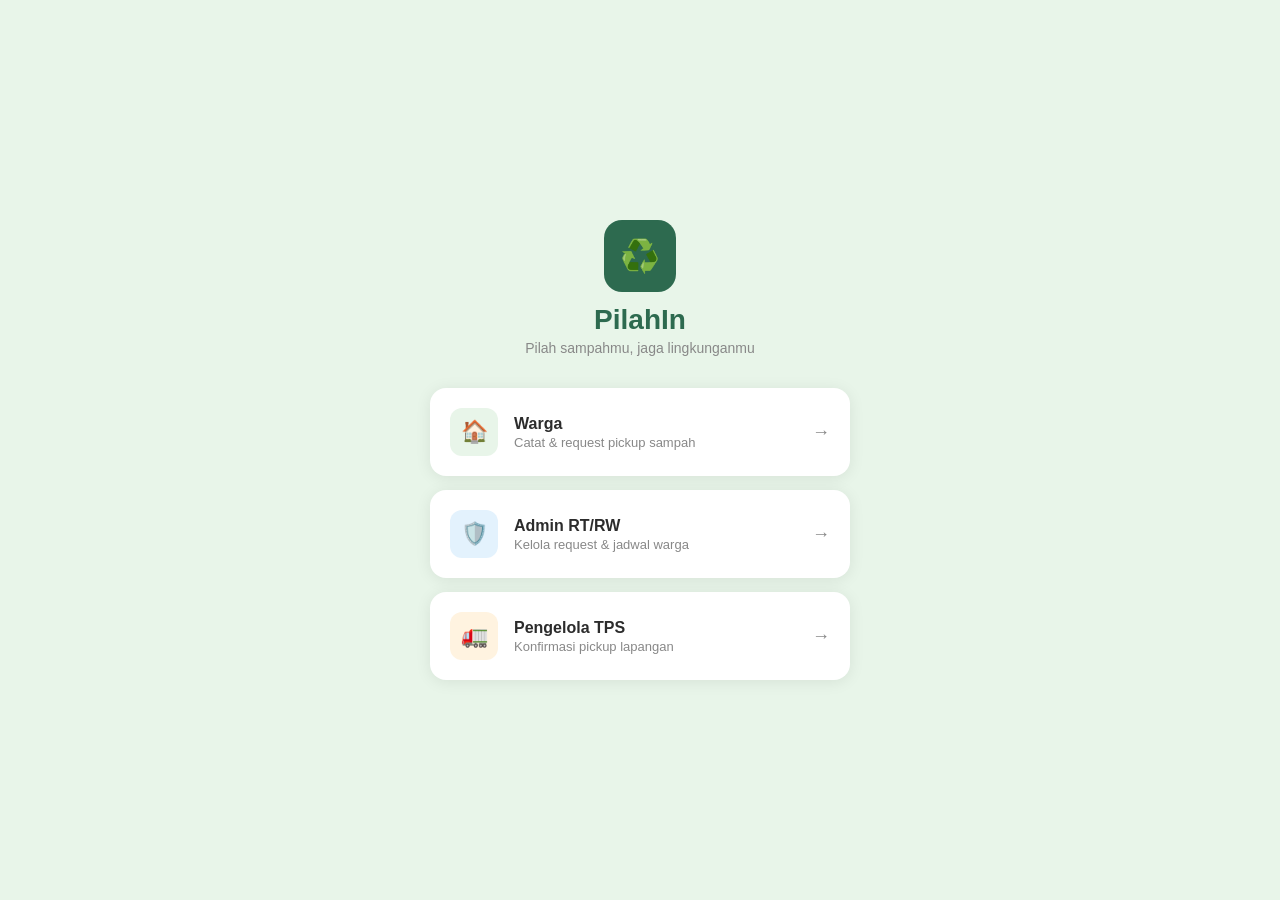
<file: index.html>
<!DOCTYPE html>
<html lang="id">
<head>
<meta charset="UTF-8">
<meta name="viewport" content="width=device-width, initial-scale=1.0">
<title>PilahIn</title>
<link rel="stylesheet" href="assets/css/style.css">
</head>
<body>
<div class="page green-bg">
  <div class="app-icon green">♻️</div>
  <h1 class="app-title green">PilahIn</h1>
  <p class="app-subtitle">Pilah sampahmu, jaga lingkunganmu</p>

  <div class="role-cards">
    <a class="role-card" href="login/warga.html">
      <div class="role-icon green">🏠</div>
      <div class="role-info">
        <h3>Warga</h3>
        <p>Catat & request pickup sampah</p>
      </div>
      <span class="role-arrow">→</span>
    </a>
    <a class="role-card" href="login/admin.html">
      <div class="role-icon blue">🛡️</div>
      <div class="role-info">
        <h3>Admin RT/RW</h3>
        <p>Kelola request & jadwal warga</p>
      </div>
      <span class="role-arrow">→</span>
    </a>
    <a class="role-card" href="login/tps.html">
      <div class="role-icon orange">🚛</div>
      <div class="role-info">
        <h3>Pengelola TPS</h3>
        <p>Konfirmasi pickup lapangan</p>
      </div>
      <span class="role-arrow">→</span>
    </a>
  </div>
</div>
<script src="assets/js/app.js"></script>
</body>
</html>
</file>
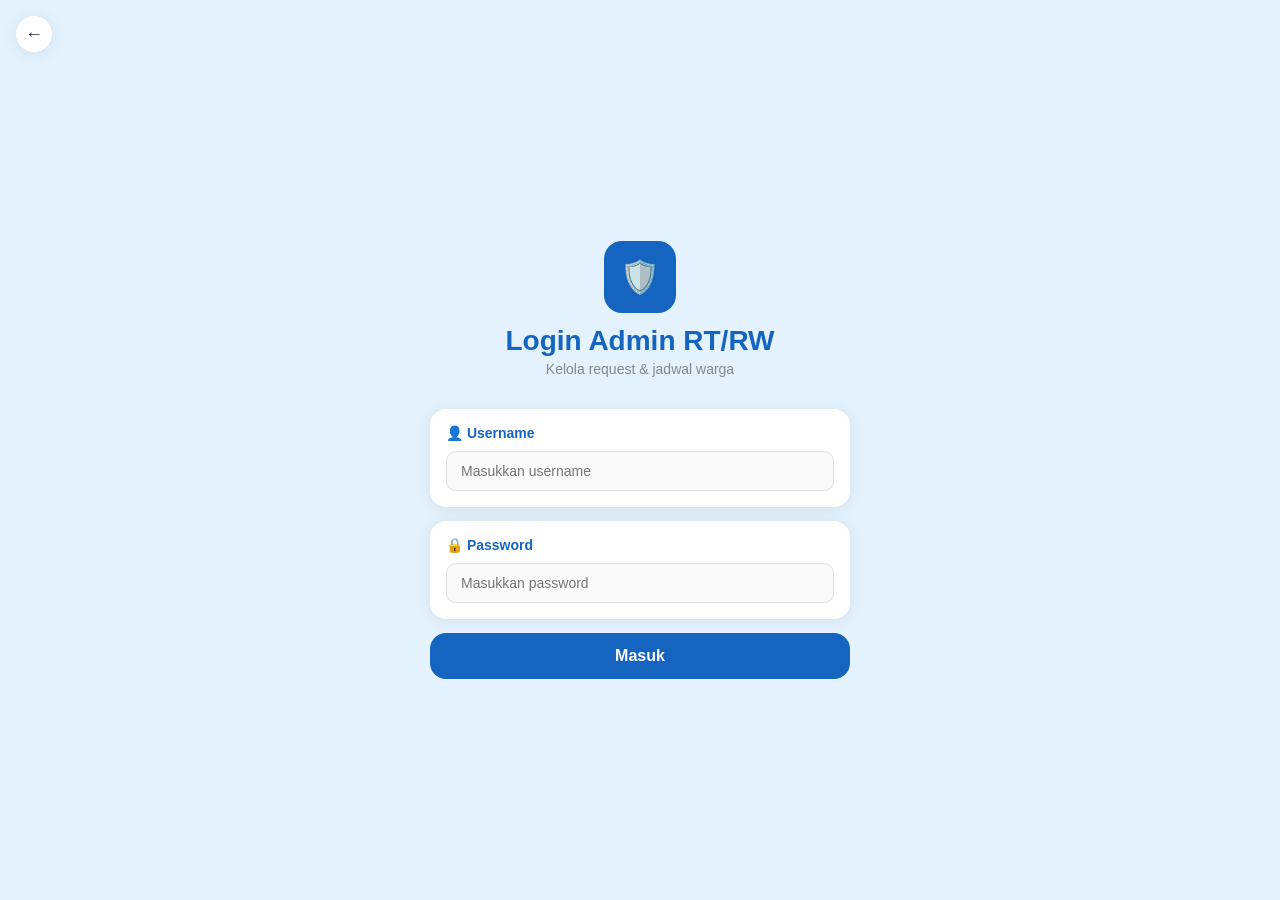
<file: login/admin.html>
<!DOCTYPE html>
<html lang="id">
<head>
<meta charset="UTF-8">
<meta name="viewport" content="width=device-width, initial-scale=1.0">
<title>Login Admin RT/RW – PilahIn</title>
<link rel="stylesheet" href="../assets/css/style.css">
<style> :root { --accent: #42a5f5; } </style>
</head>
<body>
<a class="back-btn" href="../index.html">←</a>

<div class="page blue-bg" style="padding-top:60px">
  <div class="app-icon blue">🛡️</div>
  <h1 class="app-title blue">Login Admin RT/RW</h1>
  <p class="app-subtitle">Kelola request & jadwal warga</p>

  <div id="alert" class="alert error" style="display:none;width:100%;max-width:420px"></div>

  <form id="loginForm" style="width:100%;max-width:420px">
    <div class="form-group">
      <label style="color:var(--blue)">👤 Username</label>
      <input type="text" id="username" placeholder="Masukkan username" required>
    </div>
    <div class="form-group">
      <label style="color:var(--blue)">🔒 Password</label>
      <input type="password" id="password" placeholder="Masukkan password" required>
    </div>
    <button type="submit" class="btn blue">Masuk</button>
  </form>
</div>

<script src="../assets/js/app.js"></script>
<script>
document.getElementById('loginForm').addEventListener('submit', function(e) {
  e.preventDefault();
  const user = auth.login('admin', document.getElementById('username').value.trim(), document.getElementById('password').value);
  if (!user) {
    const al = document.getElementById('alert');
    al.textContent = 'Username atau password salah.';
    al.style.display = 'block';
    return;
  }
  auth.setSession('admin', user);
  location.href = '../admin/dashboard.html';
});
</script>
</body>
</html>
</file>
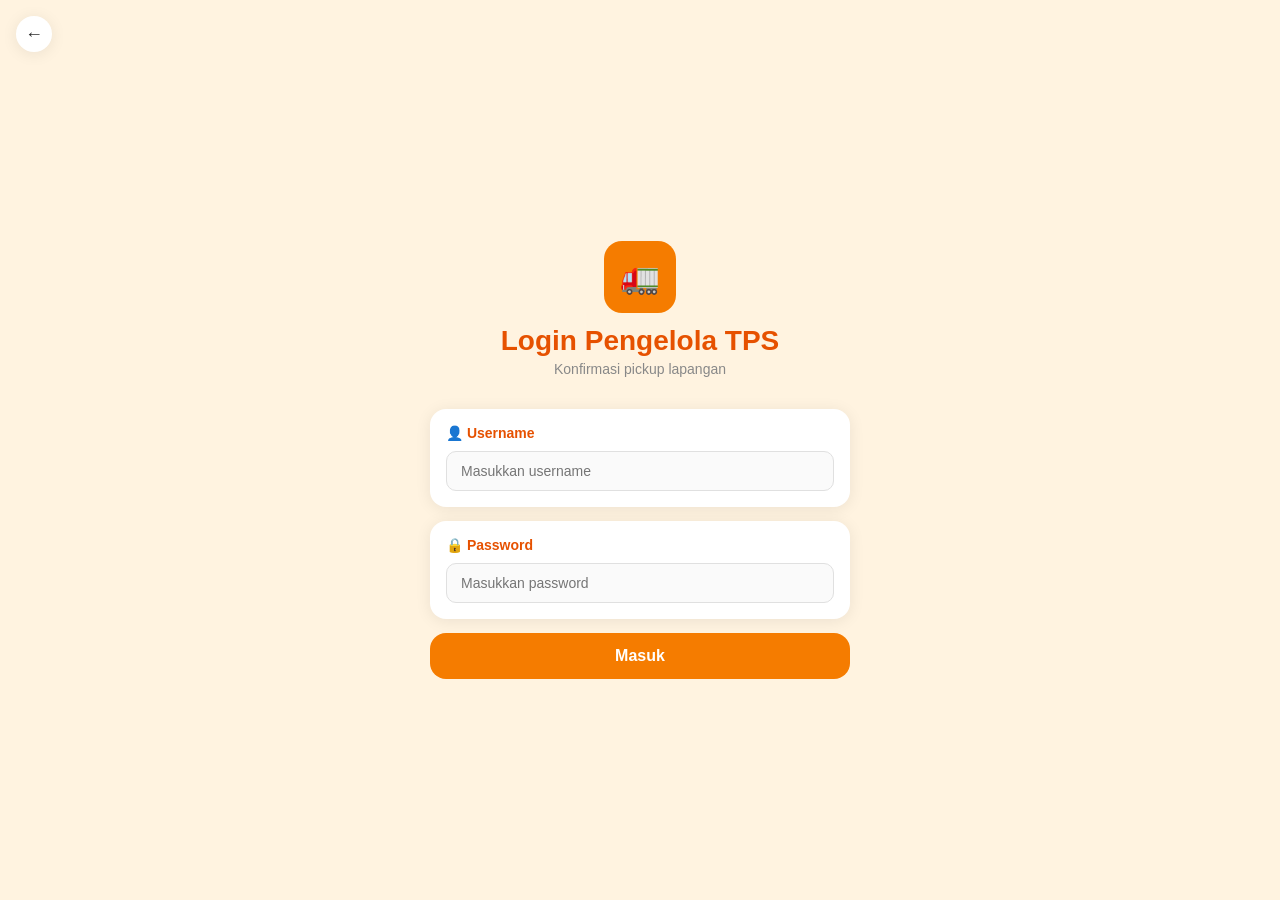
<file: login/tps.html>
<!DOCTYPE html>
<html lang="id">
<head>
<meta charset="UTF-8">
<meta name="viewport" content="width=device-width, initial-scale=1.0">
<title>Login Pengelola TPS – PilahIn</title>
<link rel="stylesheet" href="../assets/css/style.css">
<style> :root { --accent: #ffa726; } </style>
</head>
<body>
<a class="back-btn" href="../index.html">←</a>

<div class="page orange-bg" style="padding-top:60px">
  <div class="app-icon orange">🚛</div>
  <h1 class="app-title orange">Login Pengelola TPS</h1>
  <p class="app-subtitle">Konfirmasi pickup lapangan</p>

  <div id="alert" class="alert error" style="display:none;width:100%;max-width:420px"></div>

  <form id="loginForm" style="width:100%;max-width:420px">
    <div class="form-group">
      <label style="color:var(--orange)">👤 Username</label>
      <input type="text" id="username" placeholder="Masukkan username" required>
    </div>
    <div class="form-group">
      <label style="color:var(--orange)">🔒 Password</label>
      <input type="password" id="password" placeholder="Masukkan password" required>
    </div>
    <button type="submit" class="btn orange">Masuk</button>
  </form>
</div>

<script src="../assets/js/app.js"></script>
<script>
document.getElementById('loginForm').addEventListener('submit', function(e) {
  e.preventDefault();
  const user = auth.login('tps', document.getElementById('username').value.trim(), document.getElementById('password').value);
  if (!user) {
    const al = document.getElementById('alert');
    al.textContent = 'Username atau password salah.';
    al.style.display = 'block';
    return;
  }
  auth.setSession('tps', user);
  location.href = '../tps/dashboard.html';
});
</script>
</body>
</html>
</file>
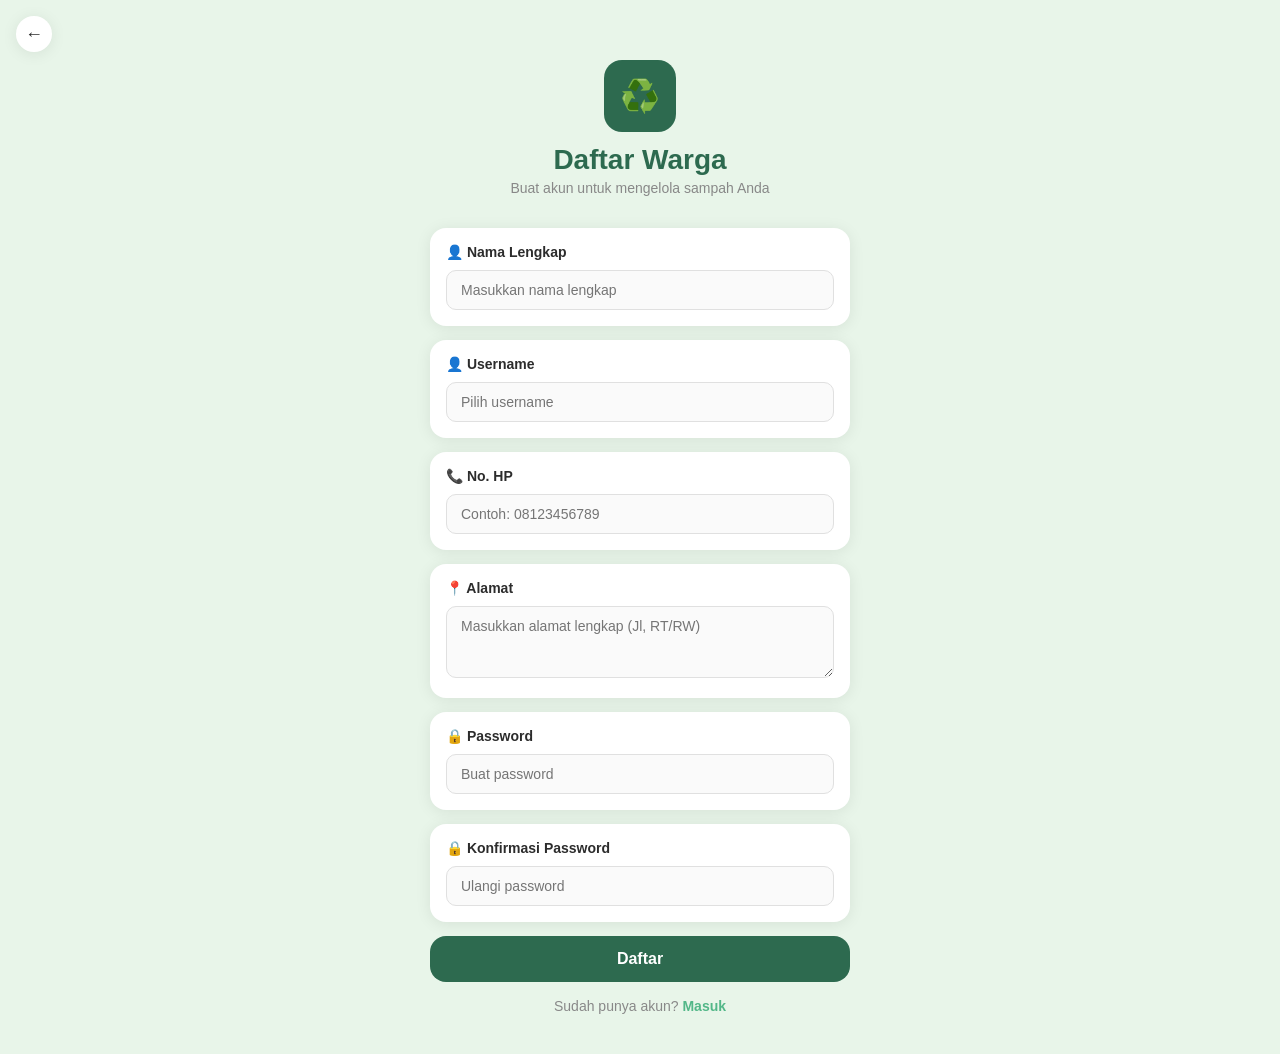
<file: login/warga-register.html>
<!DOCTYPE html>
<html lang="id">
<head>
<meta charset="UTF-8">
<meta name="viewport" content="width=device-width, initial-scale=1.0">
<title>Daftar Warga – PilahIn</title>
<link rel="stylesheet" href="../assets/css/style.css">
<style> :root { --accent: #52b788; } </style>
</head>
<body>
<a class="back-btn" href="warga.html">←</a>

<div class="page green-bg" style="padding-top:60px">
  <div class="app-icon green">♻️</div>
  <h1 class="app-title green">Daftar Warga</h1>
  <p class="app-subtitle">Buat akun untuk mengelola sampah Anda</p>

  <div id="alert" class="alert" style="display:none;width:100%;max-width:420px"></div>

  <form id="regForm" style="width:100%;max-width:420px">
    <div class="form-group">
      <label>👤 Nama Lengkap</label>
      <input type="text" id="nama" placeholder="Masukkan nama lengkap" required>
    </div>
    <div class="form-group">
      <label>👤 Username</label>
      <input type="text" id="username" placeholder="Pilih username" required>
    </div>
    <div class="form-group">
      <label>📞 No. HP</label>
      <input type="tel" id="noHp" placeholder="Contoh: 08123456789" required>
    </div>
    <div class="form-group">
      <label>📍 Alamat</label>
      <textarea id="alamat" rows="3" placeholder="Masukkan alamat lengkap (Jl, RT/RW)" required></textarea>
    </div>
    <div class="form-group">
      <label>🔒 Password</label>
      <input type="password" id="password" placeholder="Buat password" required>
    </div>
    <div class="form-group">
      <label>🔒 Konfirmasi Password</label>
      <input type="password" id="password2" placeholder="Ulangi password" required>
    </div>
    <button type="submit" class="btn green">Daftar</button>
    <p class="link-row">Sudah punya akun? <a href="warga.html">Masuk</a></p>
  </form>
</div>

<script src="../assets/js/app.js"></script>
<script>
document.getElementById('regForm').addEventListener('submit', function(e) {
  e.preventDefault();
  const al = document.getElementById('alert');
  al.style.display = 'none';

  const nama = document.getElementById('nama').value.trim();
  const username = document.getElementById('username').value.trim();
  const noHp = document.getElementById('noHp').value.trim();
  const alamat = document.getElementById('alamat').value.trim();
  const pass = document.getElementById('password').value;
  const pass2 = document.getElementById('password2').value;

  if (pass !== pass2) {
    al.className = 'alert error'; al.textContent = 'Password tidak cocok.'; al.style.display = 'block'; return;
  }
  const users = db.get('users_warga', []);
  if (users.find(u => u.username === username)) {
    al.className = 'alert error'; al.textContent = 'Username sudah digunakan.'; al.style.display = 'block'; return;
  }
  const newUser = { id: genId(), nama, username, password: pass, noHp, alamat };
  users.push(newUser);
  db.set('users_warga', users);
  auth.setSession('warga', newUser);
  location.href = '../warga/dashboard.html';
});
</script>
</body>
</html>
</file>
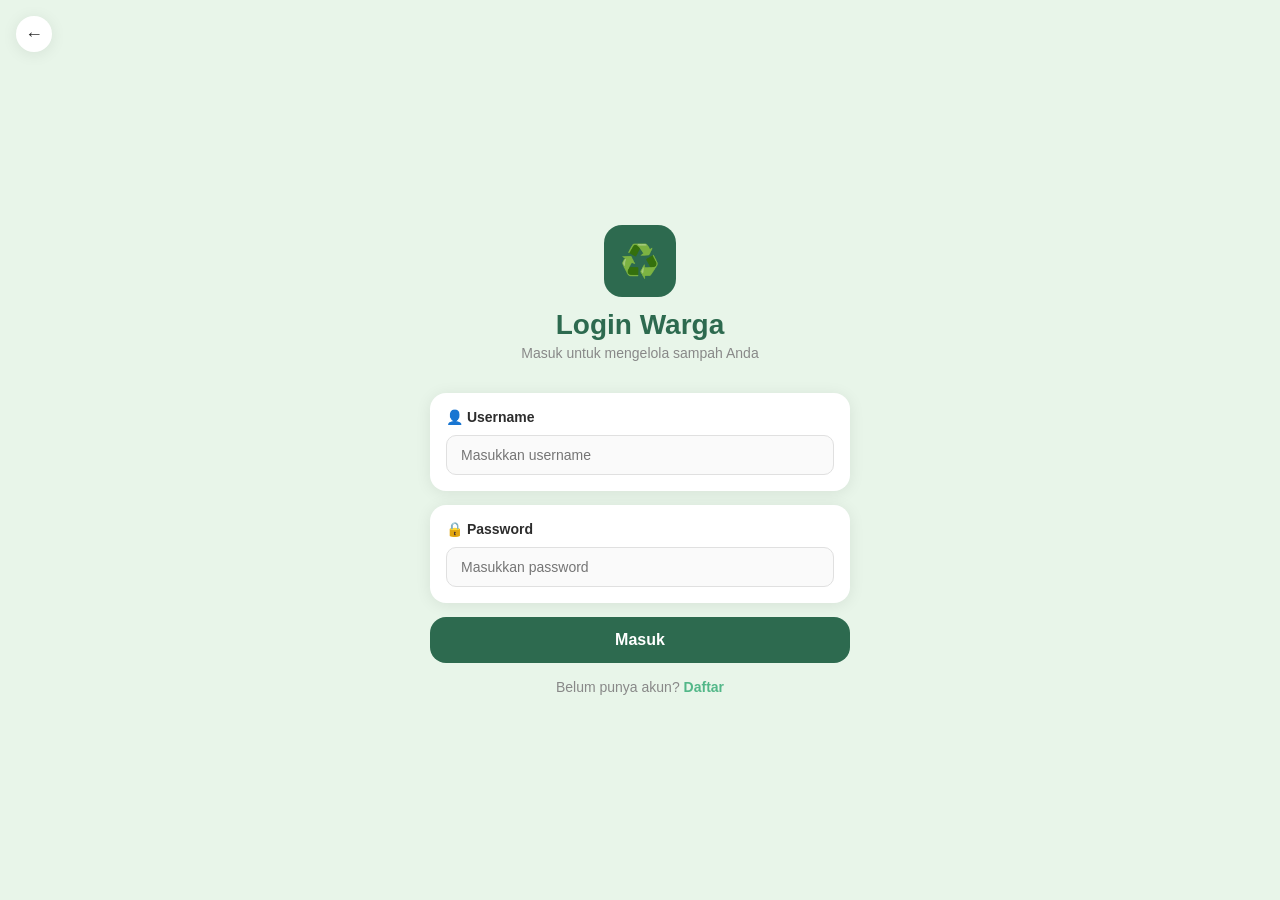
<file: login/warga.html>
<!DOCTYPE html>
<html lang="id">
<head>
<meta charset="UTF-8">
<meta name="viewport" content="width=device-width, initial-scale=1.0">
<title>Login Warga – PilahIn</title>
<link rel="stylesheet" href="../assets/css/style.css">
<style> :root { --accent: #52b788; } </style>
</head>
<body>
<a class="back-btn" href="../index.html">←</a>

<div class="page green-bg" style="padding-top:60px">
  <div class="app-icon green">♻️</div>
  <h1 class="app-title green">Login Warga</h1>
  <p class="app-subtitle">Masuk untuk mengelola sampah Anda</p>

  <div id="alert" class="alert error" style="display:none;width:100%;max-width:420px"></div>

  <form id="loginForm" style="width:100%;max-width:420px">
    <div class="form-group">
      <label>👤 Username</label>
      <input type="text" id="username" placeholder="Masukkan username" required>
    </div>
    <div class="form-group">
      <label>🔒 Password</label>
      <input type="password" id="password" placeholder="Masukkan password" required>
    </div>
    <button type="submit" class="btn green">Masuk</button>
    <p class="link-row">Belum punya akun? <a href="warga-register.html">Daftar</a></p>
  </form>
</div>

<script src="../assets/js/app.js"></script>
<script>
document.getElementById('loginForm').addEventListener('submit', function(e) {
  e.preventDefault();
  const username = document.getElementById('username').value.trim();
  const password = document.getElementById('password').value;
  const user = auth.login('warga', username, password);
  if (!user) {
    const al = document.getElementById('alert');
    al.textContent = 'Username atau password salah.';
    al.style.display = 'block';
    return;
  }
  auth.setSession('warga', user);
  location.href = '../warga/dashboard.html';
});
</script>
</body>
</html>
</file>
<file: assets/css/style.css>
*, *::before, *::after { box-sizing: border-box; margin: 0; padding: 0; }

:root {
  --green: #2d6a4f;
  --green-light: #e8f5e9;
  --green-mid: #52b788;
  --blue: #1565c0;
  --blue-light: #e3f2fd;
  --blue-mid: #42a5f5;
  --orange: #e65100;
  --orange-light: #fff3e0;
  --orange-mid: #ffa726;
  --text: #2c2c2c;
  --text-muted: #888;
  --white: #fff;
  --radius: 16px;
  --radius-sm: 10px;
  --shadow: 0 2px 16px rgba(0,0,0,.08);
}

body {
  font-family: 'Segoe UI', sans-serif;
  color: var(--text);
  min-height: 100vh;
  display: flex;
  flex-direction: column;
}

/* ── Layout ── */
.page { min-height: 100vh; display: flex; flex-direction: column; align-items: center; justify-content: center; padding: 24px 16px; }
.page.green-bg  { background: var(--green-light); }
.page.blue-bg   { background: var(--blue-light); }
.page.orange-bg { background: var(--orange-light); }

.card { background: var(--white); border-radius: var(--radius); box-shadow: var(--shadow); padding: 24px; width: 100%; max-width: 420px; }

/* ── App Icon ── */
.app-icon { width: 72px; height: 72px; border-radius: 18px; display: flex; align-items: center; justify-content: center; font-size: 32px; margin: 0 auto 12px; }
.app-icon.green  { background: var(--green); }
.app-icon.blue   { background: var(--blue); }
.app-icon.orange { background: #f57c00; }

.app-title { text-align: center; font-size: 28px; font-weight: 700; margin-bottom: 4px; }
.app-title.green  { color: var(--green); }
.app-title.blue   { color: var(--blue); }
.app-title.orange { color: var(--orange); }

.app-subtitle { text-align: center; color: var(--text-muted); font-size: 14px; margin-bottom: 32px; }

/* ── Role Card ── */
.role-cards { display: flex; flex-direction: column; gap: 14px; width: 100%; max-width: 420px; }
.role-card { background: var(--white); border-radius: var(--radius); box-shadow: var(--shadow); padding: 20px; display: flex; align-items: center; gap: 16px; cursor: pointer; text-decoration: none; color: var(--text); transition: transform .15s, box-shadow .15s; }
.role-card:hover { transform: translateY(-2px); box-shadow: 0 6px 24px rgba(0,0,0,.12); }
.role-icon { width: 48px; height: 48px; border-radius: 12px; display: flex; align-items: center; justify-content: center; font-size: 22px; flex-shrink: 0; }
.role-icon.green  { background: var(--green-light); }
.role-icon.blue   { background: var(--blue-light); }
.role-icon.orange { background: var(--orange-light); }
.role-info { flex: 1; }
.role-info h3 { font-size: 16px; font-weight: 600; margin-bottom: 2px; }
.role-info p  { font-size: 13px; color: var(--text-muted); }
.role-arrow { font-size: 18px; color: var(--text-muted); }

/* ── Form ── */
.form-group { background: var(--white); border-radius: var(--radius); box-shadow: var(--shadow); padding: 16px; margin-bottom: 14px; }
.form-group label { display: flex; align-items: center; gap: 8px; font-weight: 600; font-size: 14px; margin-bottom: 10px; }
.form-group input,
.form-group textarea,
.form-group select { width: 100%; border: 1.5px solid #e0e0e0; border-radius: var(--radius-sm); padding: 11px 14px; font-size: 14px; color: var(--text); background: #fafafa; outline: none; font-family: inherit; transition: border-color .2s; resize: vertical; }
.form-group input:focus,
.form-group textarea:focus,
.form-group select:focus { border-color: var(--accent, #52b788); background: var(--white); }

.btn { width: 100%; padding: 14px; border: none; border-radius: var(--radius); font-size: 16px; font-weight: 700; cursor: pointer; transition: opacity .15s; }
.btn.green  { background: var(--green); color: var(--white); }
.btn.blue   { background: var(--blue); color: var(--white); }
.btn.orange { background: #f57c00; color: var(--white); }
.btn:hover { opacity: .88; }
.btn:active { opacity: .78; }
.btn.outline-green  { background: transparent; border: 2px solid var(--green); color: var(--green); }
.btn.outline-red    { background: transparent; border: 2px solid #c62828; color: #c62828; }

.link-row { text-align: center; margin-top: 16px; font-size: 14px; color: var(--text-muted); }
.link-row a { color: var(--accent, var(--green)); font-weight: 600; text-decoration: none; }

.back-btn { position: fixed; top: 16px; left: 16px; width: 36px; height: 36px; background: var(--white); border-radius: 50%; display: flex; align-items: center; justify-content: center; box-shadow: var(--shadow); cursor: pointer; text-decoration: none; color: var(--text); font-size: 18px; z-index: 99; }

/* ── Dashboard ── */
.dashboard { min-height: 100vh; display: flex; flex-direction: column; }
.dash-header { padding: 20px 20px 16px; display: flex; align-items: center; justify-content: space-between; }
.dash-header h1 { font-size: 20px; font-weight: 700; }
.dash-header .greeting { font-size: 13px; color: var(--text-muted); margin-top: 2px; }
.avatar { width: 40px; height: 40px; border-radius: 50%; display: flex; align-items: center; justify-content: center; font-weight: 700; color: var(--white); font-size: 16px; cursor: pointer; }
.avatar.green  { background: var(--green); }
.avatar.blue   { background: var(--blue); }
.avatar.orange { background: #f57c00; }

.dash-body { flex: 1; padding: 0 16px 80px; overflow-y: auto; width: 100%; }

.stat-grid { display: grid; grid-template-columns: 1fr 1fr; gap: 12px; margin-bottom: 20px; }
.stat-card { background: var(--white); border-radius: var(--radius); box-shadow: var(--shadow); padding: 16px; }
.stat-card .label { font-size: 12px; color: var(--text-muted); margin-bottom: 6px; }
.stat-card .value { font-size: 28px; font-weight: 700; }
.stat-card .value.green  { color: var(--green); }
.stat-card .value.blue   { color: var(--blue); }
.stat-card .value.orange { color: #f57c00; }

.section-title { font-size: 16px; font-weight: 700; margin: 20px 0 10px; }

.list-item { background: var(--white); border-radius: var(--radius-sm); box-shadow: var(--shadow); padding: 14px 16px; margin-bottom: 10px; display: flex; align-items: flex-start; gap: 12px; }
.list-item .icon { font-size: 20px; margin-top: 2px; }
.list-item .info { flex: 1; }
.list-item .info .title { font-size: 14px; font-weight: 600; margin-bottom: 2px; }
.list-item .info .meta  { font-size: 12px; color: var(--text-muted); }
.list-item .badge { font-size: 11px; font-weight: 600; padding: 3px 8px; border-radius: 20px; white-space: nowrap; }
.badge.pending  { background: #fff3e0; color: #e65100; }
.badge.process  { background: #e3f2fd; color: #1565c0; }
.badge.done     { background: #e8f5e9; color: #2d6a4f; }
.badge.rejected { background: #ffebee; color: #c62828; }

/* ── Bottom Nav ── */
.bottom-nav { position: fixed; bottom: 0; left: 0; right: 0; background: var(--white); border-top: 1px solid #eee; display: flex; padding: 8px 0 12px; z-index: 50; }
.nav-item { flex: 1; display: flex; flex-direction: column; align-items: center; gap: 4px; cursor: pointer; text-decoration: none; color: var(--text-muted); font-size: 11px; transition: color .15s; }
.nav-item .nav-icon { font-size: 22px; }
.nav-item.active.green  { color: var(--green); }
.nav-item.active.blue   { color: var(--blue); }
.nav-item.active.orange { color: #f57c00; }

/* ── Modal / Overlay ── */
.overlay { display: none; position: fixed; inset: 0; background: rgba(0,0,0,.4); z-index: 100; align-items: flex-end; }
.overlay.open { display: flex; }
.modal { background: var(--white); border-radius: var(--radius) var(--radius) 0 0; padding: 24px 20px 32px; width: 100%; max-width: 480px; margin: 0 auto; max-height: 90vh; overflow-y: auto; }
.modal h2 { font-size: 18px; font-weight: 700; margin-bottom: 20px; }
.modal-close { float: right; cursor: pointer; font-size: 22px; color: var(--text-muted); }

/* ── Alert ── */
.alert { padding: 12px 16px; border-radius: var(--radius-sm); font-size: 14px; margin-bottom: 14px; display: none; }
.alert.error   { background: #ffebee; color: #c62828; display: block; }
.alert.success { background: #e8f5e9; color: #2d6a4f; display: block; }

.empty-state { text-align: center; padding: 48px 24px; color: var(--text-muted); }
.empty-state .icon { font-size: 48px; margin-bottom: 12px; }
.empty-state p { font-size: 14px; }

/* ── Profile ── */
.profile-header { background: var(--white); border-radius: var(--radius); box-shadow: var(--shadow); padding: 24px; text-align: center; margin-bottom: 16px; }
.profile-avatar { width: 72px; height: 72px; border-radius: 50%; display: flex; align-items: center; justify-content: center; font-size: 28px; font-weight: 700; color: var(--white); margin: 0 auto 12px; }
.profile-avatar.green  { background: var(--green); }
.profile-avatar.blue   { background: var(--blue); }
.profile-avatar.orange { background: #f57c00; }
.profile-name  { font-size: 18px; font-weight: 700; }
.profile-role  { font-size: 13px; color: var(--text-muted); margin-top: 2px; }

.menu-list { background: var(--white); border-radius: var(--radius); box-shadow: var(--shadow); overflow: hidden; }
.menu-list a { display: flex; align-items: center; gap: 14px; padding: 16px 18px; text-decoration: none; color: var(--text); border-bottom: 1px solid #f0f0f0; font-size: 14px; transition: background .15s; }
.menu-list a:last-child { border-bottom: none; }
.menu-list a:hover { background: #f9f9f9; }
.menu-list a .micon { font-size: 20px; }
.menu-list a .chevron { margin-left: auto; color: var(--text-muted); }

@media (min-width: 480px) {
  .page { padding: 40px 24px; }
  .overlay .modal { border-radius: var(--radius); margin-bottom: 40px; }
}
</file>
